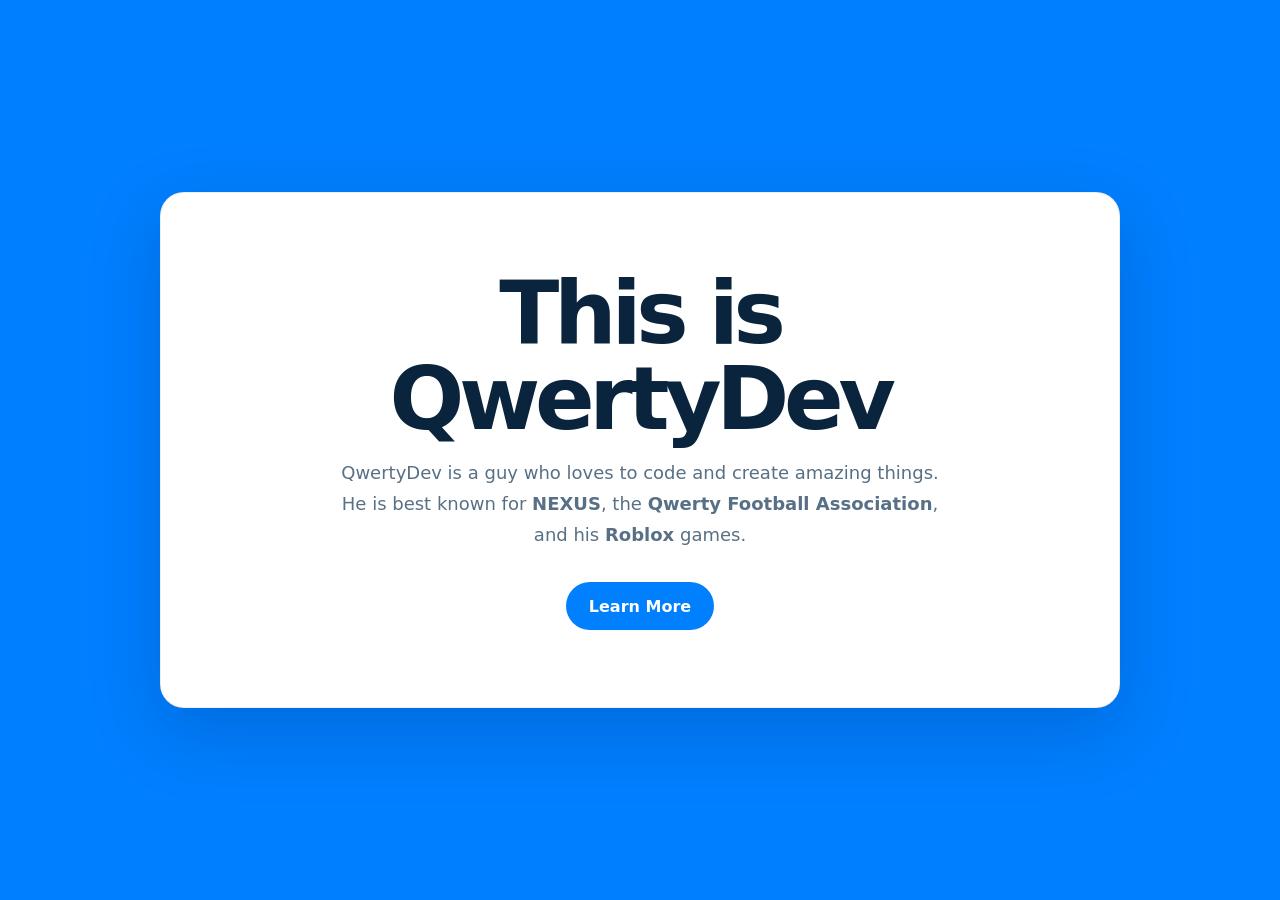
<file: index.html>
<!doctype html>
<html lang="en">
<head>
	<meta charset="utf-8">
	<meta name="viewport" content="width=device-width, initial-scale=1">
	<title>Page Title</title>
	<link rel="stylesheet" href="main.css">
</head>
<body>
	<main class="container">
		<h1>This is QwertyDev</h1>
		<p>QwertyDev is a guy who loves to code and create amazing things.<br>
        He is best known for <b>NEXUS</b>, the <b>Qwerty Football Association</b>, and his <b>Roblox</b> games.</p>
		<a class="button" href="projects.html">Learn More</a>
	</main>
</body>
</html>
</file>
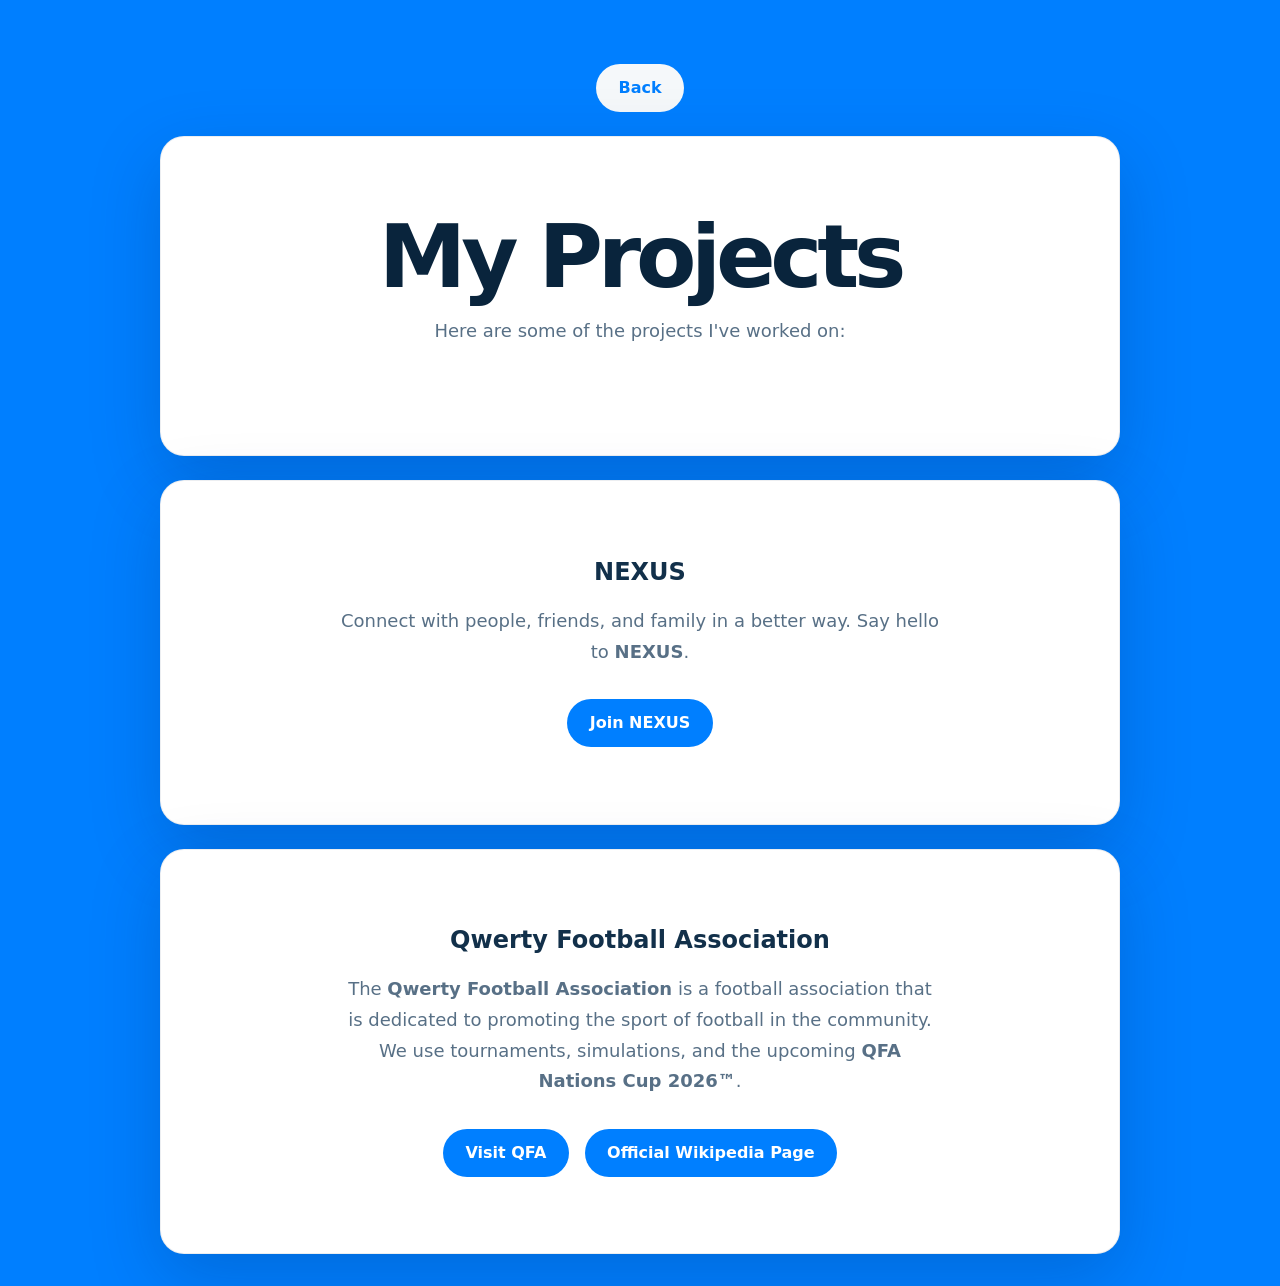
<file: projects.html>
<!doctype html>
<html lang="en">
<head>
	<meta charset="utf-8">
	<meta name="viewport" content="width=device-width, initial-scale=1">
	<title>Page Title</title>
	<link rel="stylesheet" href="main.css">
</head>
<body>
	<a class="back-button" href="index.html" style="display: inline-block; margin-bottom: 1.5rem;">Back</a>
	<main class="container">
    <h1>My Projects</h1>
    <p>Here are some of the projects I've worked on:</p>
</main>
<main class="container" style="margin-top: 1.5rem;">
    <h2>NEXUS</h2>
    <p>Connect with people, friends, and family in a better way. Say hello to <b>NEXUS</b>.</p>
    <a class="button" href="https://nexus.qwertydev.me">Join NEXUS</a>
</main>
<main class="container" style="margin-top: 1.5rem;">
    <h2>Qwerty Football Association</h2>
    <p>The <b>Qwerty Football Association</b> is a football association that is dedicated to promoting the sport of football in the community. We use tournaments, simulations, and the upcoming <b>QFA Nations Cup 2026™</b>.</p>
    <div style="display: flex; gap: 1rem; flex-wrap: wrap; justify-content: center;">
        <a class="button" href="https://football.qwertydev.me">Visit QFA</a>
        <a class="button" href="https://en.wikipedia.org/wiki/User:QwertyWorldCup">Official Wikipedia Page</a>
    </div>
</main>
</file>
<file: main.css>
* {
	box-sizing: border-box;
}

html,
body {
	min-height: 100%;
	margin: 0;
}

body {
	display: grid;
	min-height: 100vh;
	place-items: center;
	padding: 2rem;
	color: #12304a;
	background: #007fff;
	font-family: Inter, ui-sans-serif, system-ui, -apple-system, BlinkMacSystemFont,
		"Segoe UI", sans-serif;
}

.container {
	width: min(100%, 960px);
	padding: clamp(2rem, 6vw, 5rem);
	overflow: hidden;
	text-align: center;
	background: #fff;
	border: 1px solid rgba(18, 48, 74, 0.08);
	border-radius: 24px;
	box-shadow: 0 24px 70px rgba(0, 35, 90, 0.22);
}

h1,
h2,
p {
	margin-top: 0;
}

h1 {
	margin-bottom: 1rem;
	color: #09243c;
	font-size: clamp(2.5rem, 7vw, 5.5rem);
	line-height: 0.98;
	letter-spacing: -0.06em;
}

p {
	max-width: 600px;
	margin-right: auto;
	margin-bottom: 2rem;
	margin-left: auto;
	color: #587086;
	font-size: 1.125rem;
	line-height: 1.7;
}

.button {
	display: inline-block;
	padding: 0.9rem 1.4rem;
	color: #fff;
	font-weight: 700;
	text-decoration: none;
	background: #007fff;
	border-radius: 999px;
	transition: transform 160ms ease, box-shadow 160ms ease;
}

.back-button {
    display: inline-block;
    margin-top: 2rem;
    padding: 0.9rem 1.4rem;
    color: #007fff;
    font-weight: 700;
    text-decoration: none;
    background: #f5f8fa;
    border-radius: 999px;
    transition: transform 160ms ease, box-shadow 160ms ease;
}

.back-button:hover,
.back-button:focus-visible {
    background: #e1e8ed;
    transform: translateY(-2px);
}

.button:hover,
.button:focus-visible {
    background: #005fcc;
	transform: translateY(-2px);
}
</file>
